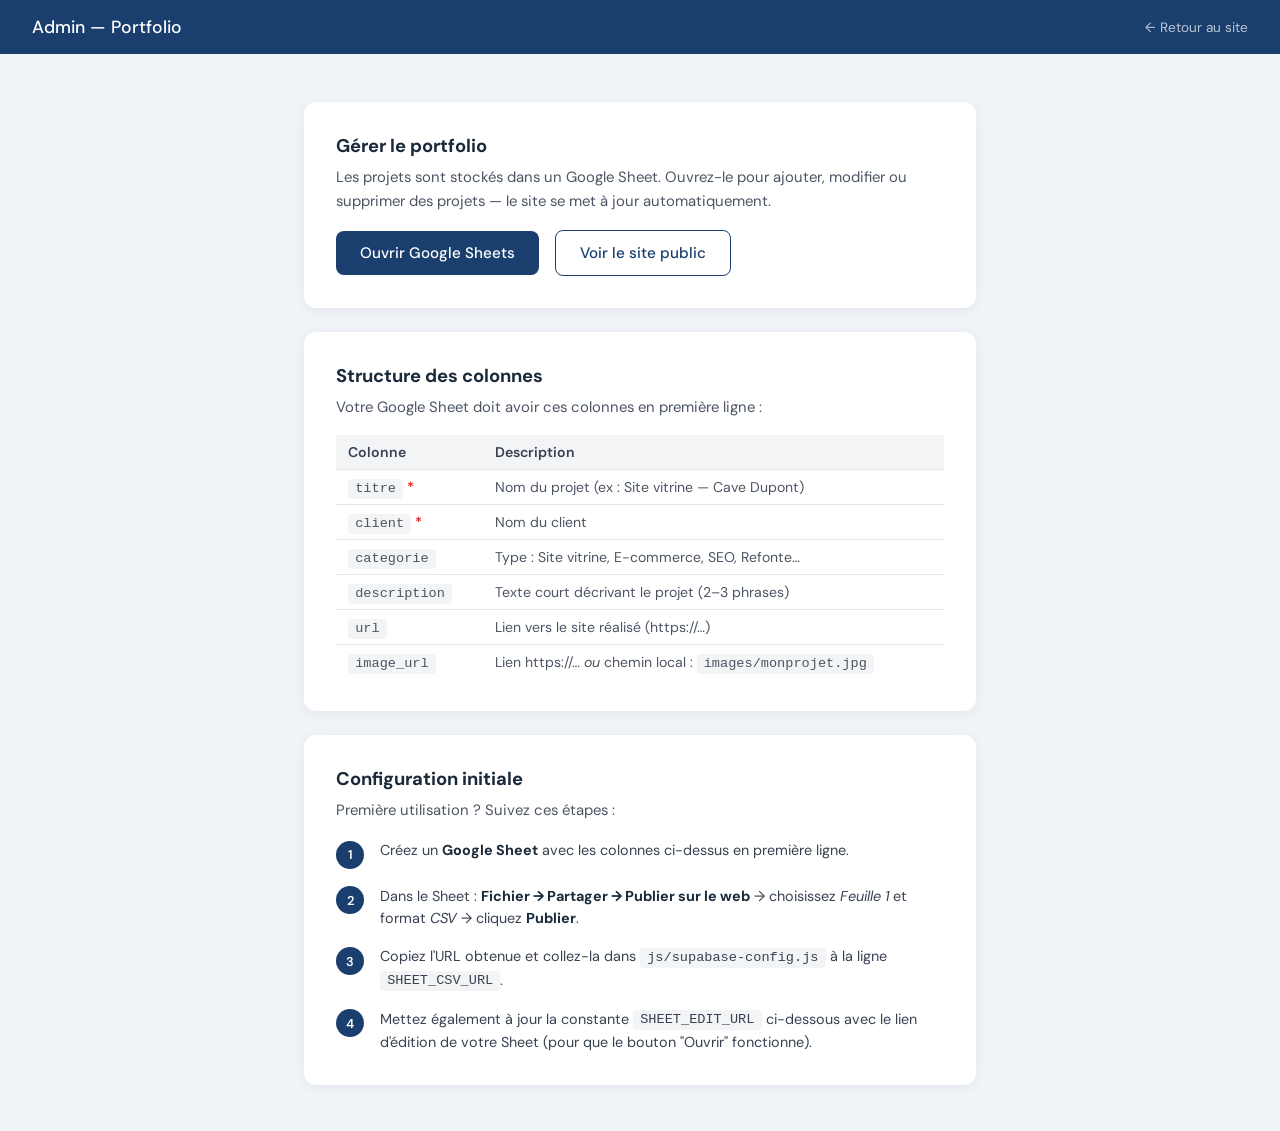
<file: admin.html>
<!DOCTYPE html>
<html lang="fr">
<head>
  <meta charset="UTF-8">
  <meta name="viewport" content="width=device-width, initial-scale=1.0">
  <title>Admin — Atelier Web du Lac</title>
  <link href="https://fonts.googleapis.com/css2?family=DM+Sans:wght@300;400;500&display=swap" rel="stylesheet">
  <style>
    *, *::before, *::after { box-sizing: border-box; margin: 0; padding: 0; }
    body { font-family: 'DM Sans', sans-serif; background: #f0f4f8; color: #1a2a3a; min-height: 100vh; }

    header {
      background: #1A3F6F;
      color: #fff;
      padding: 1rem 2rem;
      display: flex;
      align-items: center;
      justify-content: space-between;
    }
    header h1 { font-size: 1.1rem; font-weight: 500; }
    header a { color: rgba(255,255,255,.7); font-size: .85rem; text-decoration: none; }
    header a:hover { color: #fff; }

    .body { max-width: 720px; margin: 3rem auto; padding: 0 1.5rem; }

    .card {
      background: #fff;
      border-radius: 12px;
      padding: 2rem;
      box-shadow: 0 2px 12px rgba(0,0,0,.06);
      margin-bottom: 1.5rem;
    }
    .card h2 { font-size: 1.15rem; margin-bottom: .5rem; }
    .card p { color: #4b5563; font-size: .93rem; line-height: 1.6; margin-bottom: 1rem; }

    .btn {
      display: inline-block;
      padding: .75rem 1.5rem;
      background: #1A3F6F;
      color: #fff;
      text-decoration: none;
      border-radius: 8px;
      font-size: .95rem;
      font-weight: 500;
    }
    .btn:hover { background: #163356; }
    .btn-outline {
      background: none;
      border: 1.5px solid #1A3F6F;
      color: #1A3F6F;
      margin-left: .75rem;
    }
    .btn-outline:hover { background: #EEF4FA; }

    .steps { counter-reset: step; display: flex; flex-direction: column; gap: 1rem; margin-top: 1rem; }
    .step { display: flex; gap: 1rem; align-items: flex-start; }
    .step-num {
      counter-increment: step;
      background: #1A3F6F;
      color: #fff;
      width: 28px; height: 28px;
      border-radius: 50%;
      display: flex; align-items: center; justify-content: center;
      font-size: .8rem;
      font-weight: 600;
      flex-shrink: 0;
      margin-top: .1rem;
    }
    .step-num::after { content: counter(step); }
    .step-text { font-size: .9rem; color: #374151; line-height: 1.55; }
    .step-text strong { color: #1a2a3a; }

    code {
      background: #f3f4f6;
      padding: .15rem .45rem;
      border-radius: 4px;
      font-size: .85rem;
      font-family: monospace;
    }

    .columns-table {
      width: 100%;
      border-collapse: collapse;
      font-size: .88rem;
      margin-top: .75rem;
    }
    .columns-table th {
      text-align: left;
      padding: .5rem .75rem;
      background: #f3f4f6;
      color: #374151;
      font-weight: 600;
    }
    .columns-table td { padding: .5rem .75rem; border-top: 1px solid #e5e7eb; color: #4b5563; }
    .required { color: #dc2626; font-weight: 600; }
  </style>
</head>
<body>

<header>
  <h1>Admin — Portfolio</h1>
  <a href="index.html">← Retour au site</a>
</header>

<div class="body">

  <div class="card">
    <h2>Gérer le portfolio</h2>
    <p>Les projets sont stockés dans un Google Sheet. Ouvrez-le pour ajouter, modifier ou supprimer des projets — le site se met à jour automatiquement.</p>
    <a class="btn" id="sheet-link" href="#" target="_blank">Ouvrir Google Sheets</a>
    <a class="btn btn-outline" href="index.html#" onclick="event.preventDefault();window.opener=null;window.open('index.html');return false;">Voir le site public</a>
  </div>

  <div class="card">
    <h2>Structure des colonnes</h2>
    <p>Votre Google Sheet doit avoir ces colonnes en première ligne :</p>
    <table class="columns-table">
      <thead><tr><th>Colonne</th><th>Description</th></tr></thead>
      <tbody>
        <tr><td><code>titre</code> <span class="required">*</span></td><td>Nom du projet (ex : Site vitrine — Cave Dupont)</td></tr>
        <tr><td><code>client</code> <span class="required">*</span></td><td>Nom du client</td></tr>
        <tr><td><code>categorie</code></td><td>Type : Site vitrine, E-commerce, SEO, Refonte…</td></tr>
        <tr><td><code>description</code></td><td>Texte court décrivant le projet (2–3 phrases)</td></tr>
        <tr><td><code>url</code></td><td>Lien vers le site réalisé (https://…)</td></tr>
        <tr><td><code>image_url</code></td><td>Lien https://… <em>ou</em> chemin local : <code>images/monprojet.jpg</code></td></tr>
      </tbody>
    </table>
  </div>

  <div class="card">
    <h2>Configuration initiale</h2>
    <p>Première utilisation ? Suivez ces étapes :</p>
    <div class="steps">
      <div class="step"><div class="step-num"></div><div class="step-text">
        Créez un <strong>Google Sheet</strong> avec les colonnes ci-dessus en première ligne.
      </div></div>
      <div class="step"><div class="step-num"></div><div class="step-text">
        Dans le Sheet : <strong>Fichier → Partager → Publier sur le web</strong> → choisissez <em>Feuille 1</em> et format <em>CSV</em> → cliquez <strong>Publier</strong>.
      </div></div>
      <div class="step"><div class="step-num"></div><div class="step-text">
        Copiez l'URL obtenue et collez-la dans <code>js/supabase-config.js</code> à la ligne <code>SHEET_CSV_URL</code>.
      </div></div>
      <div class="step"><div class="step-num"></div><div class="step-text">
        Mettez également à jour la constante <code>SHEET_EDIT_URL</code> ci-dessous avec le lien d'édition de votre Sheet (pour que le bouton "Ouvrir" fonctionne).
      </div></div>
    </div>
  </div>

</div>

<script src="js/supabase-config.js"></script>
<script>
  // Lien vers le Google Sheet en mode édition
  // Remplacez par l'URL de votre Sheet
  const SHEET_EDIT_URL = typeof window.SHEET_EDIT_URL !== 'undefined'
    ? window.SHEET_EDIT_URL
    : 'https://docs.google.com/spreadsheets';

  document.getElementById('sheet-link').href = SHEET_EDIT_URL;
</script>

</body>
</html>
</file>
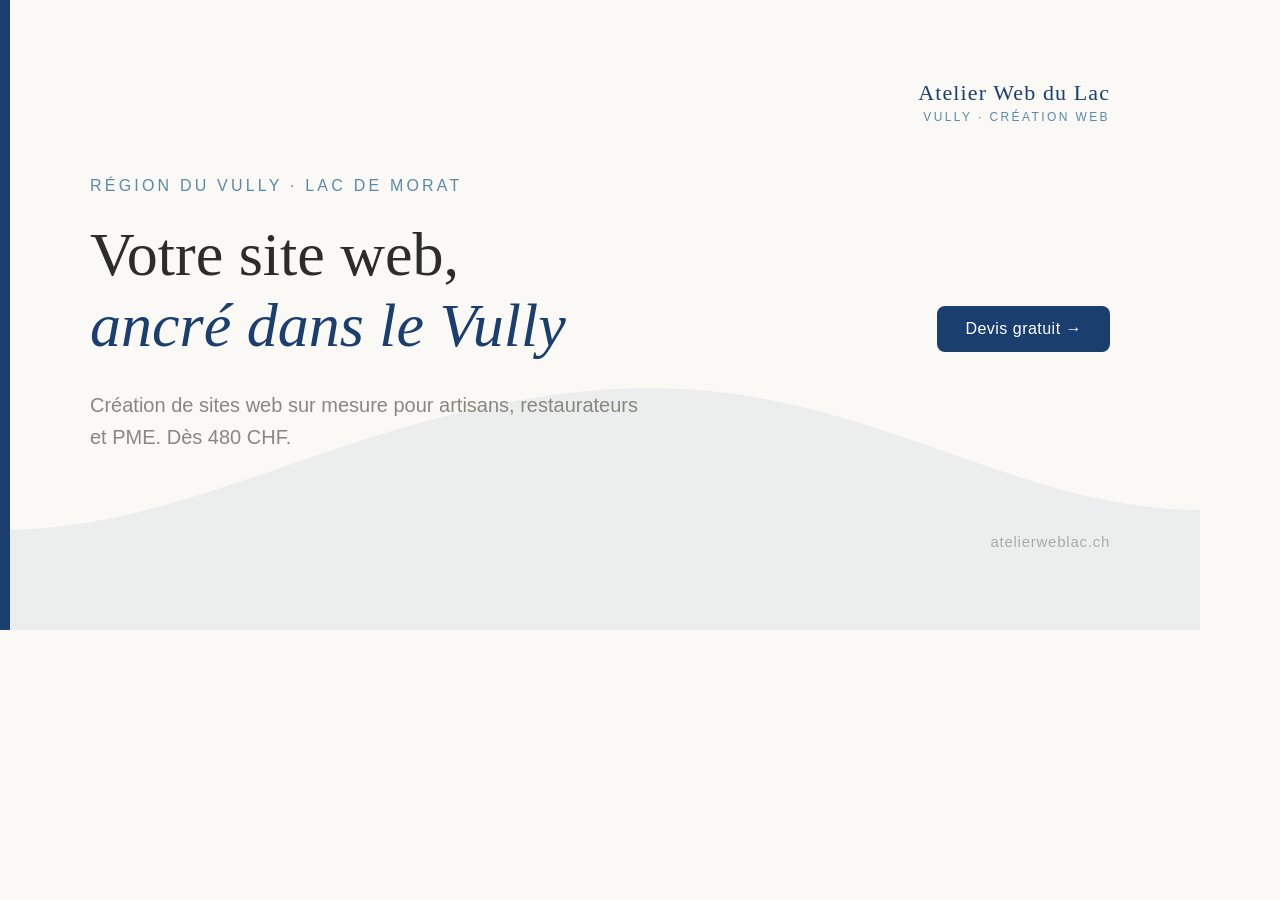
<file: og-template.html>
<!DOCTYPE html>
<html>
<head>
  <meta charset="UTF-8">
  <style>
    * { margin: 0; padding: 0; box-sizing: border-box; }
    body {
      width: 1200px;
      height: 630px;
      overflow: hidden;
      font-family: 'Georgia', serif;
      background: #FAF9F6;
      display: flex;
      align-items: center;
      justify-content: space-between;
      padding: 70px 90px;
      position: relative;
    }

    /* Décoration vague en arrière-plan */
    .bg-wave {
      position: absolute;
      bottom: 0; left: 0; right: 0;
      opacity: 0.06;
    }

    /* Bande bleue à gauche */
    .accent {
      position: absolute;
      left: 0; top: 0; bottom: 0;
      width: 10px;
      background: #1A3F6F;
    }

    .left {
      flex: 1;
      display: flex;
      flex-direction: column;
      justify-content: center;
      z-index: 1;
    }

    .label {
      font-family: 'Arial', sans-serif;
      font-size: 16px;
      letter-spacing: 0.2em;
      text-transform: uppercase;
      color: #5A8AAA;
      font-weight: 500;
      margin-bottom: 24px;
    }

    h1 {
      font-size: 62px;
      font-weight: 400;
      line-height: 1.15;
      color: #2C2C2A;
      margin-bottom: 28px;
    }
    h1 em { font-style: italic; color: #1A3F6F; }

    .sub {
      font-family: 'Arial', sans-serif;
      font-size: 20px;
      color: #888780;
      line-height: 1.6;
      max-width: 560px;
    }

    .right {
      display: flex;
      flex-direction: column;
      align-items: flex-end;
      justify-content: space-between;
      height: 100%;
      padding: 10px 0;
      z-index: 1;
    }

    .logo-zone {
      text-align: right;
    }
    .logo-name {
      font-size: 22px;
      color: #1A3F6F;
      font-weight: 400;
      letter-spacing: 0.05em;
    }
    .logo-sub {
      font-family: 'Arial', sans-serif;
      font-size: 12px;
      letter-spacing: 0.2em;
      text-transform: uppercase;
      color: #5A8AAA;
      margin-top: 4px;
    }

    .badge {
      background: #1A3F6F;
      color: #fff;
      font-family: 'Arial', sans-serif;
      font-size: 16px;
      padding: 14px 28px;
      border-radius: 8px;
      letter-spacing: 0.03em;
    }

    .url {
      font-family: 'Arial', sans-serif;
      font-size: 15px;
      color: #aaa;
      letter-spacing: 0.05em;
    }
  </style>
</head>
<body>
  <div class="accent"></div>

  <svg class="bg-wave" viewBox="0 0 1200 300" xmlns="http://www.w3.org/2000/svg">
    <path d="M0 200 C200 200 350 80 600 60 C850 40 1000 180 1200 180 L1200 300 L0 300 Z" fill="#1A3F6F"/>
  </svg>

  <div class="left">
    <div class="label">Région du Vully · Lac de Morat</div>
    <h1>Votre site web,<br><em>ancré dans le Vully</em></h1>
    <p class="sub">Création de sites web sur mesure pour artisans, restaurateurs et PME. Dès 480 CHF.</p>
  </div>

  <div class="right">
    <div class="logo-zone">
      <div class="logo-name">Atelier Web du Lac</div>
      <div class="logo-sub">Vully · Création web</div>
    </div>
    <div class="badge">Devis gratuit →</div>
    <div class="url">atelierweblac.ch</div>
  </div>
</body>
</html>
</file>
